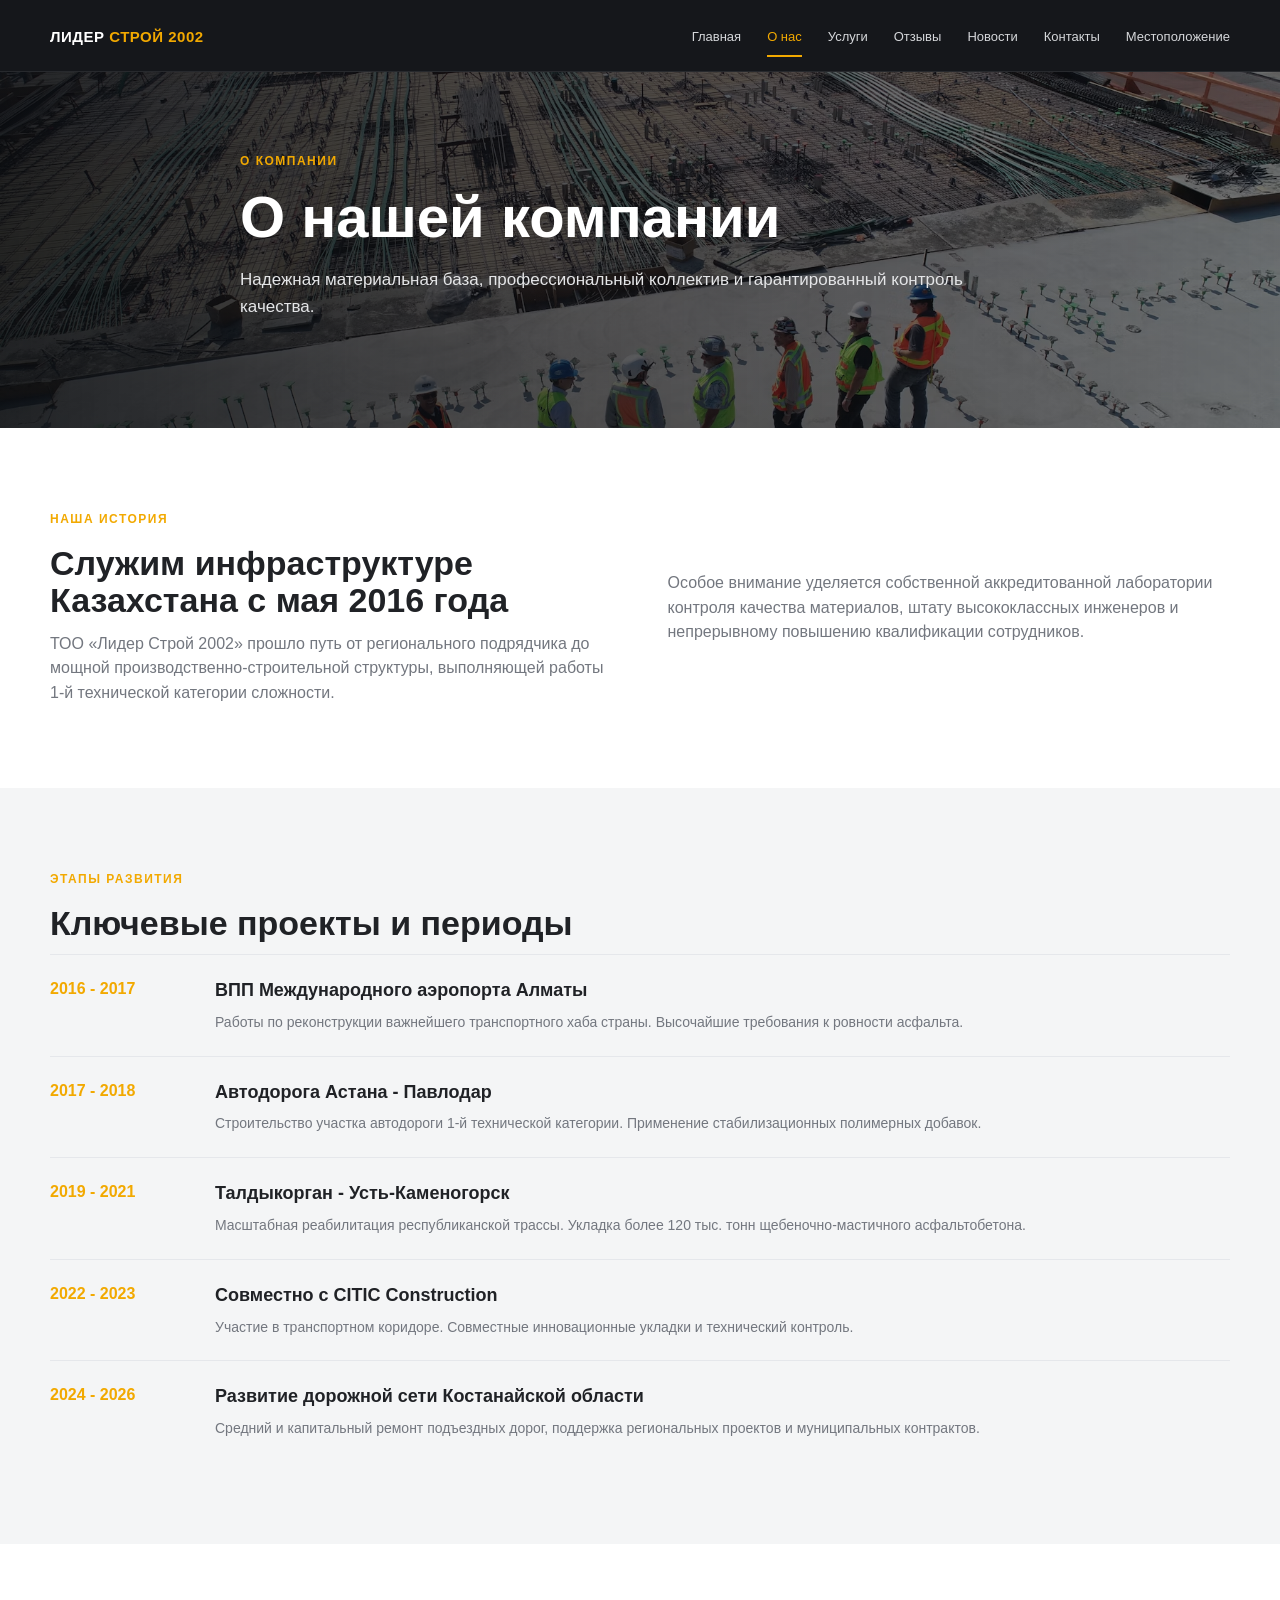
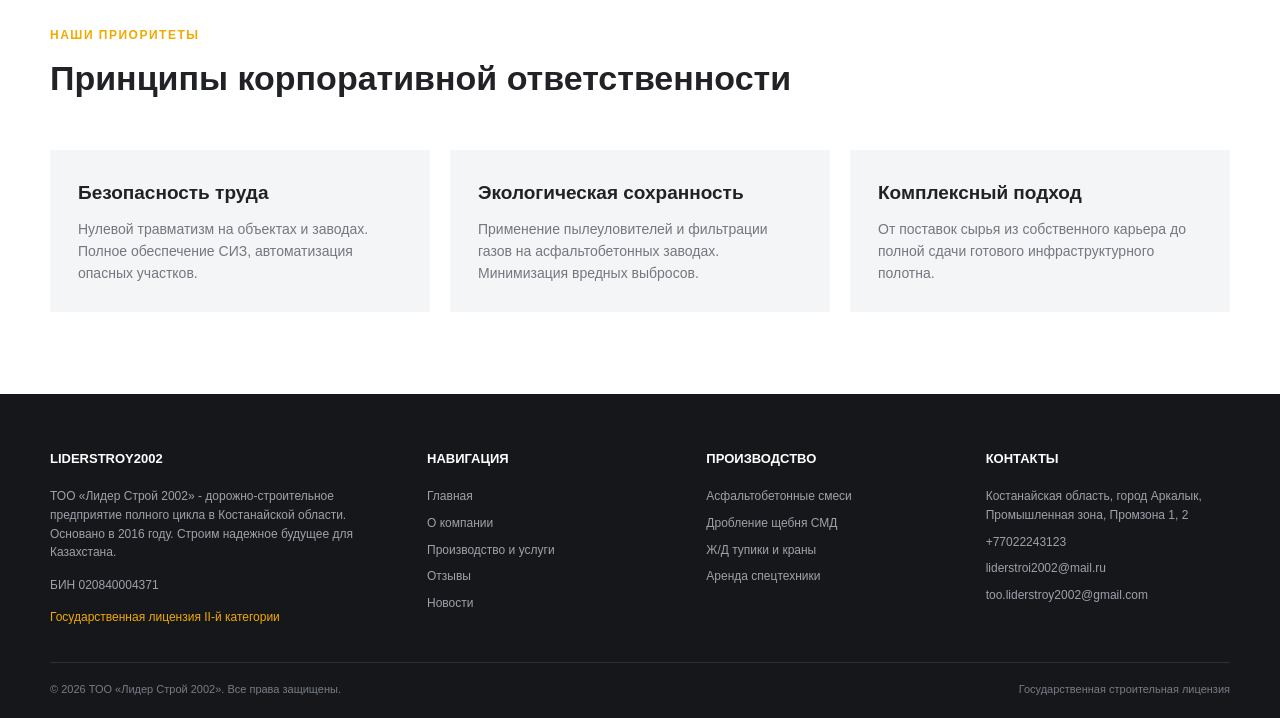
<file: about.html>
<!DOCTYPE html>
<html lang="ru">
<head>
  <meta charset="UTF-8">
  <meta name="viewport" content="width=device-width, initial-scale=1.0">
  <link rel="icon" href="./images/icon.png" type="image/x-icon">
  <title>О нашей компании - Лидер Строй 2002</title>
  <link rel="stylesheet" href="style.css">
</head>

<body class="">

<header class="topbar">

  <div class="container header-inner">

    <a class="logo" href="main.html">ЛИДЕР <span>СТРОЙ 2002</span></a>

    <button class="menu-toggle" aria-label="Открыть меню" aria-expanded="false">☰</button>

    <nav class="nav">

      <a href="main.html">Главная</a>

      <a href="about.html">О нас</a>

      <a href="services.html">Услуги</a>

      <a href="reviews.html">Отзывы</a>
      
      <a href="news.html">Новости</a>

      <a href="contacts.html">Контакты</a>

      <a href="location.html">Местоположение</a>

    </nav>

  </div>

</header>


<main>
<section class="hero small about"><div class="container hero-content reveal"><div class="eyebrow">О компании</div><h1>О нашей компании</h1><p>Надежная материальная база, профессиональный коллектив и гарантированный контроль качества.</p></div></section>
<section class="section">
<div class="container two-col reveal">
<div><div class="eyebrow">Наша история</div><h2 class="section-title">Служим инфраструктуре Казахстана с мая 2016 года</h2><p class="section-subtitle">ТОО «Лидер Строй 2002» прошло путь от регионального подрядчика до мощной производственно-строительной структуры, выполняющей работы 1-й технической категории сложности.</p></div>
<div><p class="section-subtitle">Особое внимание уделяется собственной аккредитованной лаборатории контроля качества материалов, штату высококлассных инженеров и непрерывному повышению квалификации сотрудников.</p></div>
</div>
</section>
<section class="section light">
<div class="container"><div class="eyebrow">Этапы развития</div><h2 class="section-title">Ключевые проекты и периоды</h2>
<div class="timeline">
<div class="timeline-item reveal"><div class="timeline-year">2016 - 2017</div><div><h3>ВПП Международного аэропорта Алматы</h3><p>Работы по реконструкции важнейшего транспортного хаба страны. Высочайшие требования к ровности асфальта.</p></div></div>
<div class="timeline-item reveal"><div class="timeline-year">2017 - 2018</div><div><h3>Автодорога Астана - Павлодар</h3><p>Строительство участка автодороги 1-й технической категории. Применение стабилизационных полимерных добавок.</p></div></div>
<div class="timeline-item reveal"><div class="timeline-year">2019 - 2021</div><div><h3>Талдыкорган - Усть-Каменогорск</h3><p>Масштабная реабилитация республиканской трассы. Укладка более 120 тыс. тонн щебеночно-мастичного асфальтобетона.</p></div></div>
<div class="timeline-item reveal"><div class="timeline-year">2022 - 2023</div><div><h3>Совместно с CITIC Construction</h3><p>Участие в транспортном коридоре. Совместные инновационные укладки и технический контроль.</p></div></div>
<div class="timeline-item reveal"><div class="timeline-year">2024 - 2026</div><div><h3>Развитие дорожной сети Костанайской области</h3><p>Средний и капитальный ремонт подъездных дорог, поддержка региональных проектов и муниципальных контрактов.</p></div></div>
</div></div>
</section>
<section class="section">
<div class="container"><div class="section-head"><div><div class="eyebrow">Наши приоритеты</div><h2 class="section-title">Принципы корпоративной ответственности</h2></div></div>
<div class="priority">
<article class="card reveal"><h3>Безопасность труда</h3><p>Нулевой травматизм на объектах и заводах. Полное обеспечение СИЗ, автоматизация опасных участков.</p></article>
<article class="card reveal"><h3>Экологическая сохранность</h3><p>Применение пылеуловителей и фильтрации газов на асфальтобетонных заводах. Минимизация вредных выбросов.</p></article>
<article class="card reveal"><h3>Комплексный подход</h3><p>От поставок сырья из собственного карьера до полной сдачи готового инфраструктурного полотна.</p></article>
</div></div>
</section>
</main>


<footer class="footer">
 
  <div class="container">
   
    <div class="footer-grid">
    
      <div>
    
        <h3>LIDERSTROY2002</h3>
    
        <p>ТОО «Лидер Строй 2002» - дорожно-строительное предприятие полного цикла в Костанайской области. Основано в 2016 году. Строим надежное будущее для Казахстана.</p>
        
        <p style="margin-top: 14px;">БИН 020840004371</p>
        
        <p style="margin-top:14px;color:#f2a900">Государственная лицензия II-й категории</p>
     
      </div>
    
      <div>
     
        <h3>Навигация</h3>
     
        <a href="main.html">Главная</a><a href="about.html">О компании</a><a href="services.html">Производство и услуги</a><a href="reviews.html">Отзывы</a><a href="news.html">Новости</a>
    
      </div>
     
      <div>
      
        <h3>Производство</h3>
     
        <a href="services.html">Асфальтобетонные смеси</a><a href="services.html">Дробление щебня СМД</a><a href="services.html">Ж/Д тупики и краны</a><a href="services.html">Аренда спецтехники</a>
     
      </div>
     
      <div>
       
        <h3>Контакты</h3>
       
        <a href="https://yandex.kz/maps/-/CTglI2IY" target="_blank">Костанайская область, город Аркалык, Промышленная зона, Промзона 1, 2</a>
        
        <a href="tel:+77022243123">+77022243123</a>

        <a href="mailto:liderstroi2002@mail.ru">liderstroi2002@mail.ru</a>
      
        <a href="mailto:too.liderstroy2002@gmail.com">too.liderstroy2002@gmail.com</a>
     
      </div>
    
    </div>
    
    <div class="footer-bottom">
      
      <span>© <span id="currentYear"></span> ТОО «Лидер Строй 2002». Все права защищены.</span>
      
      <span>Государственная строительная лицензия</span>

    </div>

  </div>

</footer>

<script src="script.js"></script>

</body>

</html>
</file>
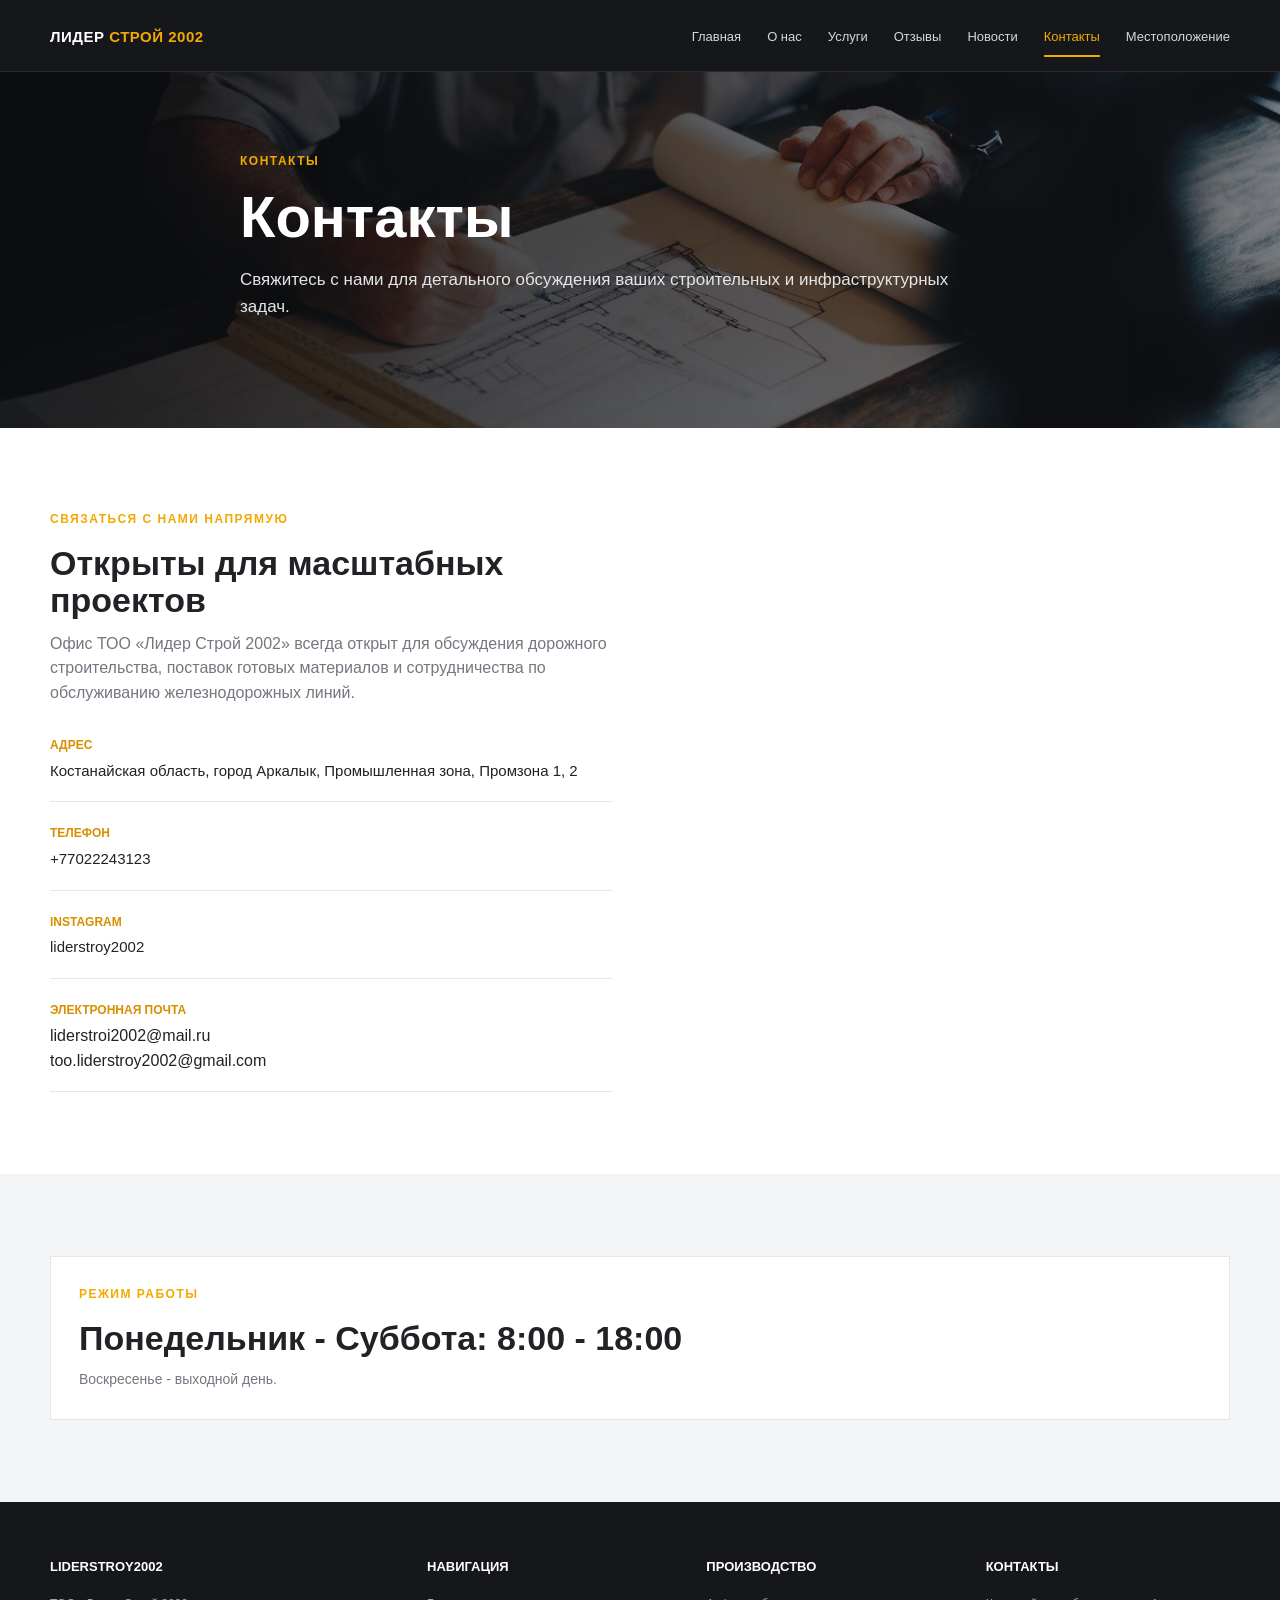
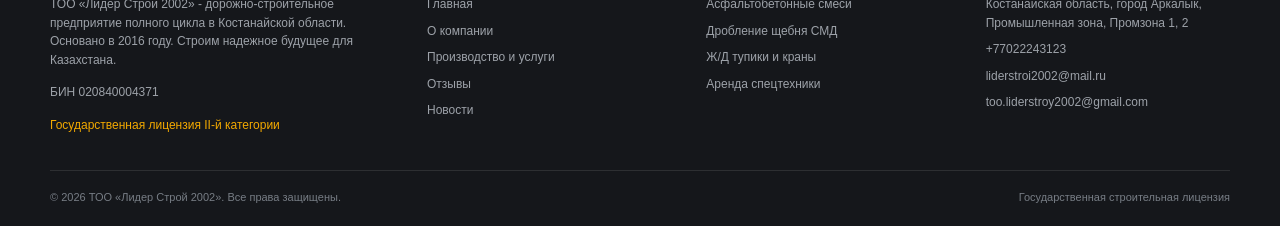
<file: contacts.html>
<!DOCTYPE html>
<html lang="ru">
<head>
  <meta charset="UTF-8">
  <meta name="viewport" content="width=device-width, initial-scale=1.0">
  <link rel="icon" href="./images/icon.png" type="image/x-icon">
  <title>Контакты - Лидер Строй 2002</title>
  <link rel="stylesheet" href="style.css">
</head>

<body class="">

<header class="topbar">

  <div class="container header-inner">

    <a class="logo" href="main.html">ЛИДЕР <span>СТРОЙ 2002</span></a>

    <button class="menu-toggle" aria-label="Открыть меню" aria-expanded="false">☰</button>

    <nav class="nav">

      <a href="main.html">Главная</a>

      <a href="about.html">О нас</a>

      <a href="services.html">Услуги</a>

      <a href="reviews.html">Отзывы</a>
      
      <a href="news.html">Новости</a>

      <a href="contacts.html">Контакты</a>

      <a href="location.html">Местоположение</a>

    </nav>

  </div>

</header>


<main>
<section class="hero small contacts">
  <div class="container hero-content reveal">
    <div class="eyebrow">Контакты</div>
    <h1>Контакты</h1>
    <p>Свяжитесь с нами для детального обсуждения ваших строительных и инфраструктурных задач.</p>
  </div>
</section>
<section class="section">
<div class="container two-col">
    <div class="reveal">
      <div class="eyebrow">Связаться с нами напрямую</div>
      <h2 class="section-title">Открыты для масштабных проектов</h2>
      <p class="section-subtitle" style="margin-bottom:30px">Офис ТОО «Лидер Строй 2002» всегда открыт для обсуждения дорожного строительства, поставок готовых материалов и сотрудничества по обслуживанию железнодорожных линий.</p>
    <div class="contact-list">

      <div class="contact-item">
        <strong>Адрес</strong><span>Костанайская область, город Аркалык, Промышленная зона, Промзона 1, 2</span>
      </div>

      <div class="contact-item">
        <strong>Телефон</strong><span>+77022243123</span>
      </div>

      <div class="contact-item">
        <a href="https://www.instagram.com/liderstroy2002/" target="_blank"><strong>Instagram</strong><span>liderstroy2002</a></span>
      </div>

      <div class="contact-item">
        <strong>Электронная почта</strong>
        <p>liderstroi2002@mail.ru</p>
        <p>too.liderstroy2002@gmail.com</p>
      </div>
      
    </div>
  </div>
  <!-- <div class="card reveal" id="application">
    <div class="eyebrow">Оставить заявку на расчет</div>
    <h2 class="section-title">Обсудим ваш проект</h2>
    <p class="section-subtitle" style="margin-bottom:25px">Заполните форму обратной связи, и наши технические специалисты свяжутся с вами.</p>
    <form id="applicationForm">
      <div class="form-grid">
        <div class="form-group"><label>Ваше имя *</label><input name="name" required placeholder="Например: Александр"></div>
        <div class="form-group"><label>Контактный телефон *</label><input name="phone" required placeholder="+77022243123"></div>
        <div class="form-group full"><label>Адрес электронной почты</label><input type="email" name="email" placeholder="name@example.com"></div>
        <div class="form-group full"><label>Сообщение / Краткое описание проекта</label><textarea name="message" placeholder="Опишите характер работ, необходимый объем асфальта или вопросы по ж/д путям..."></textarea></div>
        <div class="form-group full"><button class="btn" type="submit">Отправить заявку в ТОО</button></div>
      </div>
    </form>
  </div> -->
</div>
</section>
<section class="section light">
  <div class="container">
    <div class="card reveal">
      <div class="eyebrow">Режим работы</div>
      <h2 class="section-title">Понедельник - Суббота: 8:00 - 18:00</h2>
      <p class="section-subtitle">Воскресенье - выходной день.</p>
    </div>
  </div>
  </section>

</main>



<footer class="footer">
 
  <div class="container">
   
    <div class="footer-grid">
    
      <div>
    
        <h3>LIDERSTROY2002</h3>
    
        <p>ТОО «Лидер Строй 2002» - дорожно-строительное предприятие полного цикла в Костанайской области. Основано в 2016 году. Строим надежное будущее для Казахстана.</p>
    
        <p style="margin-top: 14px;">БИН 020840004371</p>

        <p style="margin-top:14px;color:#f2a900">Государственная лицензия II-й категории</p>
     
      </div>
    
      <div>
     
        <h3>Навигация</h3>
     
        <a href="main.html">Главная</a><a href="about.html">О компании</a><a href="services.html">Производство и услуги</a><a href="reviews.html">Отзывы</a><a href="news.html">Новости</a>
    
      </div>
     
      <div>
      
        <h3>Производство</h3>
     
        <a href="services.html">Асфальтобетонные смеси</a><a href="services.html">Дробление щебня СМД</a><a href="services.html">Ж/Д тупики и краны</a><a href="services.html">Аренда спецтехники</a>
     
      </div>
     
      <div>
       
        <h3>Контакты</h3>
       
        <a href="https://yandex.kz/maps/-/CTglI2IY" target="_blank">Костанайская область, город Аркалык, Промышленная зона, Промзона 1, 2</a>
        
        <a href="tel:+77022243123">+77022243123</a>

        <a href="mailto:liderstroi2002@mail.ru">liderstroi2002@mail.ru</a>

        <a href="mailto:too.liderstroy2002@gmail.com">too.liderstroy2002@gmail.com</a>
     
      </div>
    
    </div>
    
    <div class="footer-bottom">
      
      <span>© <span id="currentYear"></span> ТОО «Лидер Строй 2002». Все права защищены.</span>
      
      <span>Государственная строительная лицензия</span>

    </div>

  </div>

</footer>

<script src="script.js"></script>

</body>

</html>
</file>
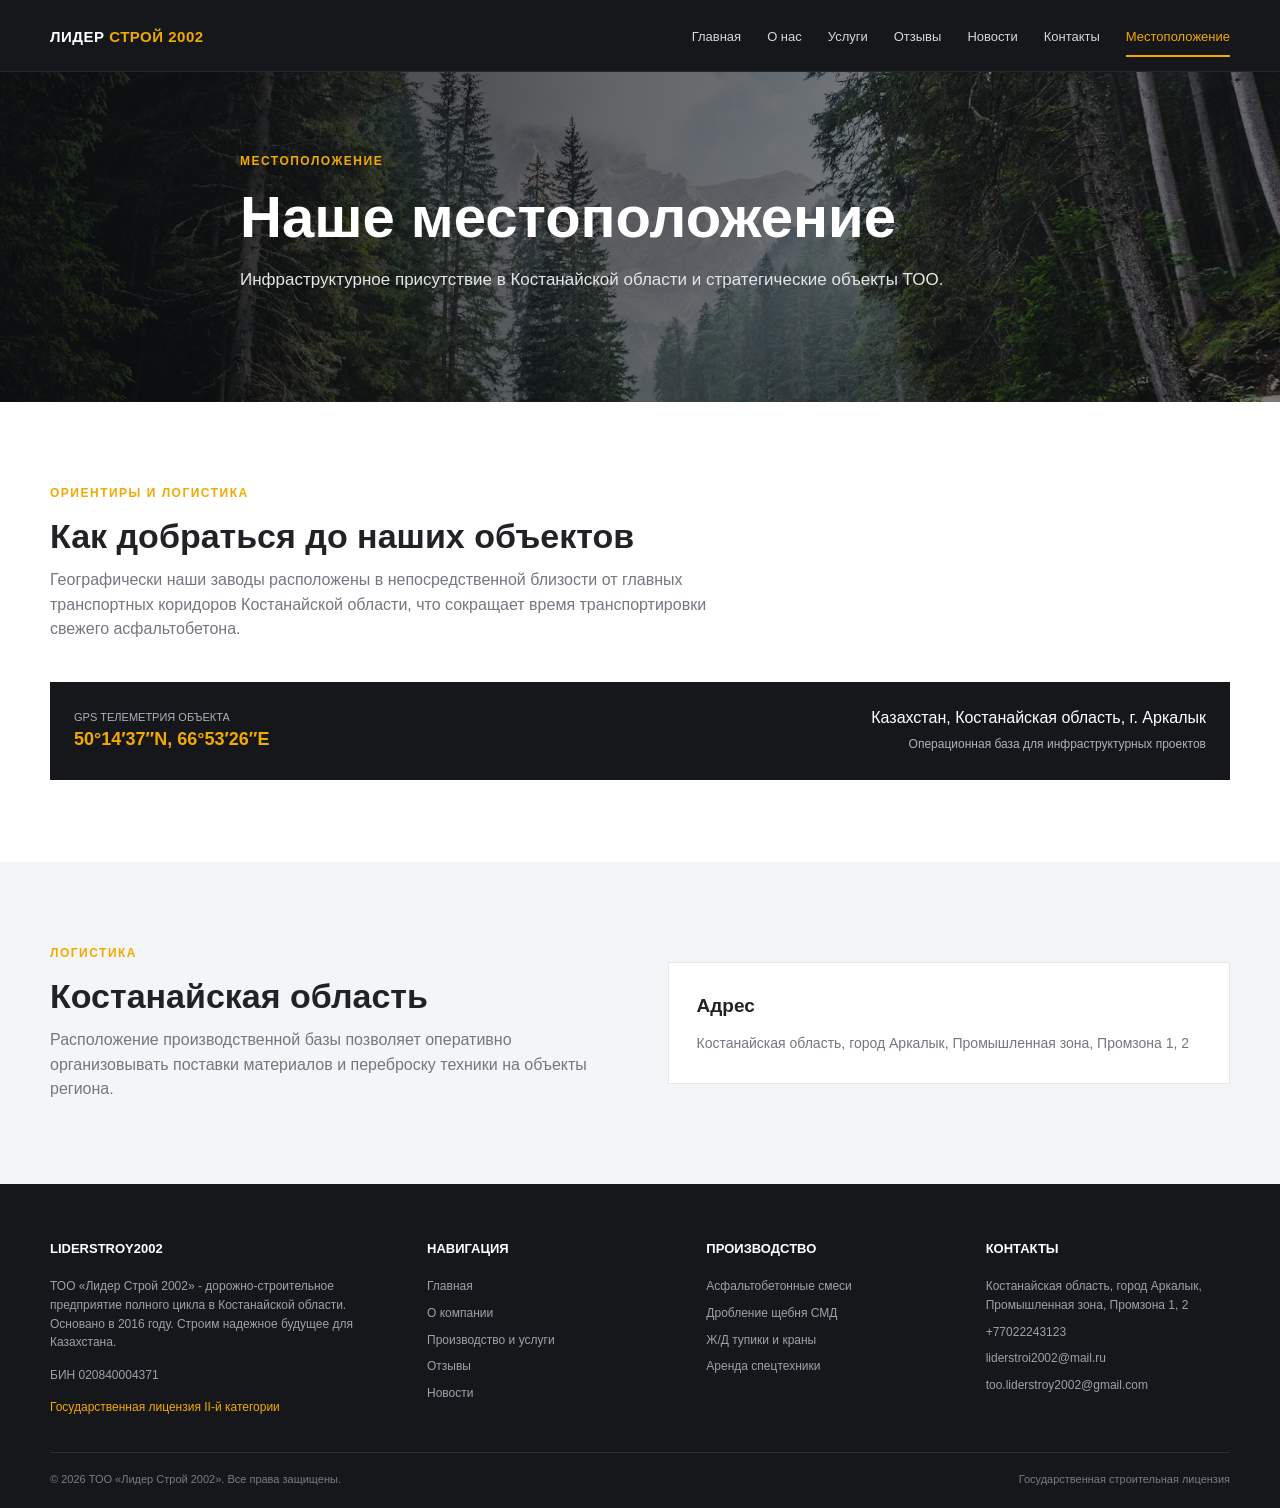
<file: location.html>
<!DOCTYPE html>
<html lang="ru">
<head>
  <meta charset="UTF-8">
  <meta name="viewport" content="width=device-width, initial-scale=1.0">
  <link rel="icon" href="./images/icon.png" type="image/x-icon">
  <title>Наше местоположение - Лидер Строй 2002</title>
  <link rel="stylesheet" href="style.css">
</head>

<body class="">

<header class="topbar">

  <div class="container header-inner">

    <a class="logo" href="main.html">ЛИДЕР <span>СТРОЙ 2002</span></a>

    <button class="menu-toggle" aria-label="Открыть меню" aria-expanded="false">☰</button>

    <nav class="nav">

      <a href="main.html">Главная</a>

      <a href="about.html">О нас</a>

      <a href="services.html">Услуги</a>

      <a href="reviews.html">Отзывы</a>
      
      <a href="news.html">Новости</a>

      <a href="contacts.html">Контакты</a>

      <a href="location.html">Местоположение</a>

    </nav>

  </div>

</header>


<main>

<section class="hero small location">

  <div class="container hero-content reveal">
    
    <div class="eyebrow">Местоположение</div>
    
    <h1>Наше местоположение</h1>
    
    <p>Инфраструктурное присутствие в Костанайской области и стратегические объекты ТОО.</p>
  
  </div>

</section>

<section class="section">

<div class="container">
  
  <div class="section-head reveal">
    
    <div>
      
      <div class="eyebrow">Ориентиры и логистика</div>
      
      <h2 class="section-title">Как добраться до наших объектов</h2>
      
      <p class="section-subtitle">Географически наши заводы расположены в непосредственной близости от главных транспортных коридоров Костанайской области, что сокращает время транспортировки свежего асфальтобетона.</p>
    
    </div>

  </div>

  <div class="map">
    
    <script type="text/javascript" charset="utf-8" async src="https://api-maps.yandex.ru/services/constructor/1.0/js/?um=constructor%3A77aaddaa5ce28cc92d805cb1411c933482f88c75faf76b3ecf07b69c1e93af29&amp;width=100%25&amp;height=633&amp;lang=ru_RU&amp;scroll=true"></script>
  
  </div>

<div class="coords reveal">
  
  <div><span style="display:block;font-size:11px;text-transform:uppercase;color:#aeb2b8">GPS телеметрия объекта</span>
    
    <strong>50°14′37″N, 66°53′26″E</strong>
  
  </div>
  
  <div style="text-align:right">Казахстан, Костанайская область, г. Аркалык<br><span style="color:#aeb2b8;font-size:12px">Операционная база для инфраструктурных проектов</span>
  
  </div>

</div>

</div>

</section>

<section class="section light">
  
  <div class="container two-col reveal"><div>
    
    <div class="eyebrow">Логистика</div>
    
    <h2 class="section-title">Костанайская область</h2>
    
    <p class="section-subtitle">Расположение производственной базы позволяет оперативно организовывать поставки материалов и переброску техники на объекты региона.</p>
  
  </div>
  


    <a class="card" href="https://yandex.kz/maps/-/CTglI2IY" target="_blank">
    
    <h3>Адрес</h3>
    
    <p>Костанайская область, город Аркалык, Промышленная зона, Промзона 1, 2</p>
  
    </a>


</div>

</section>

</main>


<footer class="footer">
 
  <div class="container">
   
    <div class="footer-grid">
    
      <div>
    
        <h3>LIDERSTROY2002</h3>
    
        <p>ТОО «Лидер Строй 2002» - дорожно-строительное предприятие полного цикла в Костанайской области. Основано в 2016 году. Строим надежное будущее для Казахстана.</p>
    
        <p style="margin-top: 14px;">БИН 020840004371</p>
        
        <p style="margin-top:14px;color:#f2a900">Государственная лицензия II-й категории</p>
     
      </div>
    
      <div>
     
        <h3>Навигация</h3>
     
        <a href="main.html">Главная</a><a href="about.html">О компании</a><a href="services.html">Производство и услуги</a><a href="reviews.html">Отзывы</a><a href="news.html">Новости</a>
    
      </div>
     
      <div>
      
        <h3>Производство</h3>
     
        <a href="services.html">Асфальтобетонные смеси</a><a href="services.html">Дробление щебня СМД</a><a href="services.html">Ж/Д тупики и краны</a><a href="services.html">Аренда спецтехники</a>
     
      </div>
     
      <div>
       
        <h3>Контакты</h3>
       
        <a href="https://yandex.kz/maps/-/CTglI2IY" target="_blank">Костанайская область, город Аркалык, Промышленная зона, Промзона 1, 2</a>
        
        <a href="tel:+77022243123">+77022243123</a>

        <a href="mailto:liderstroi2002@mail.ru">liderstroi2002@mail.ru</a>
      
        <a href="mailto:too.liderstroy2002@gmail.com">too.liderstroy2002@gmail.com</a>
     
      </div>
    
    </div>
    
    <div class="footer-bottom">
      
      <span>© <span id="currentYear"></span> ТОО «Лидер Строй 2002». Все права защищены.</span>
      
      <span>Государственная строительная лицензия</span>

    </div>

  </div>

</footer>

<script src="script.js"></script>

</body>

</html>
</file>
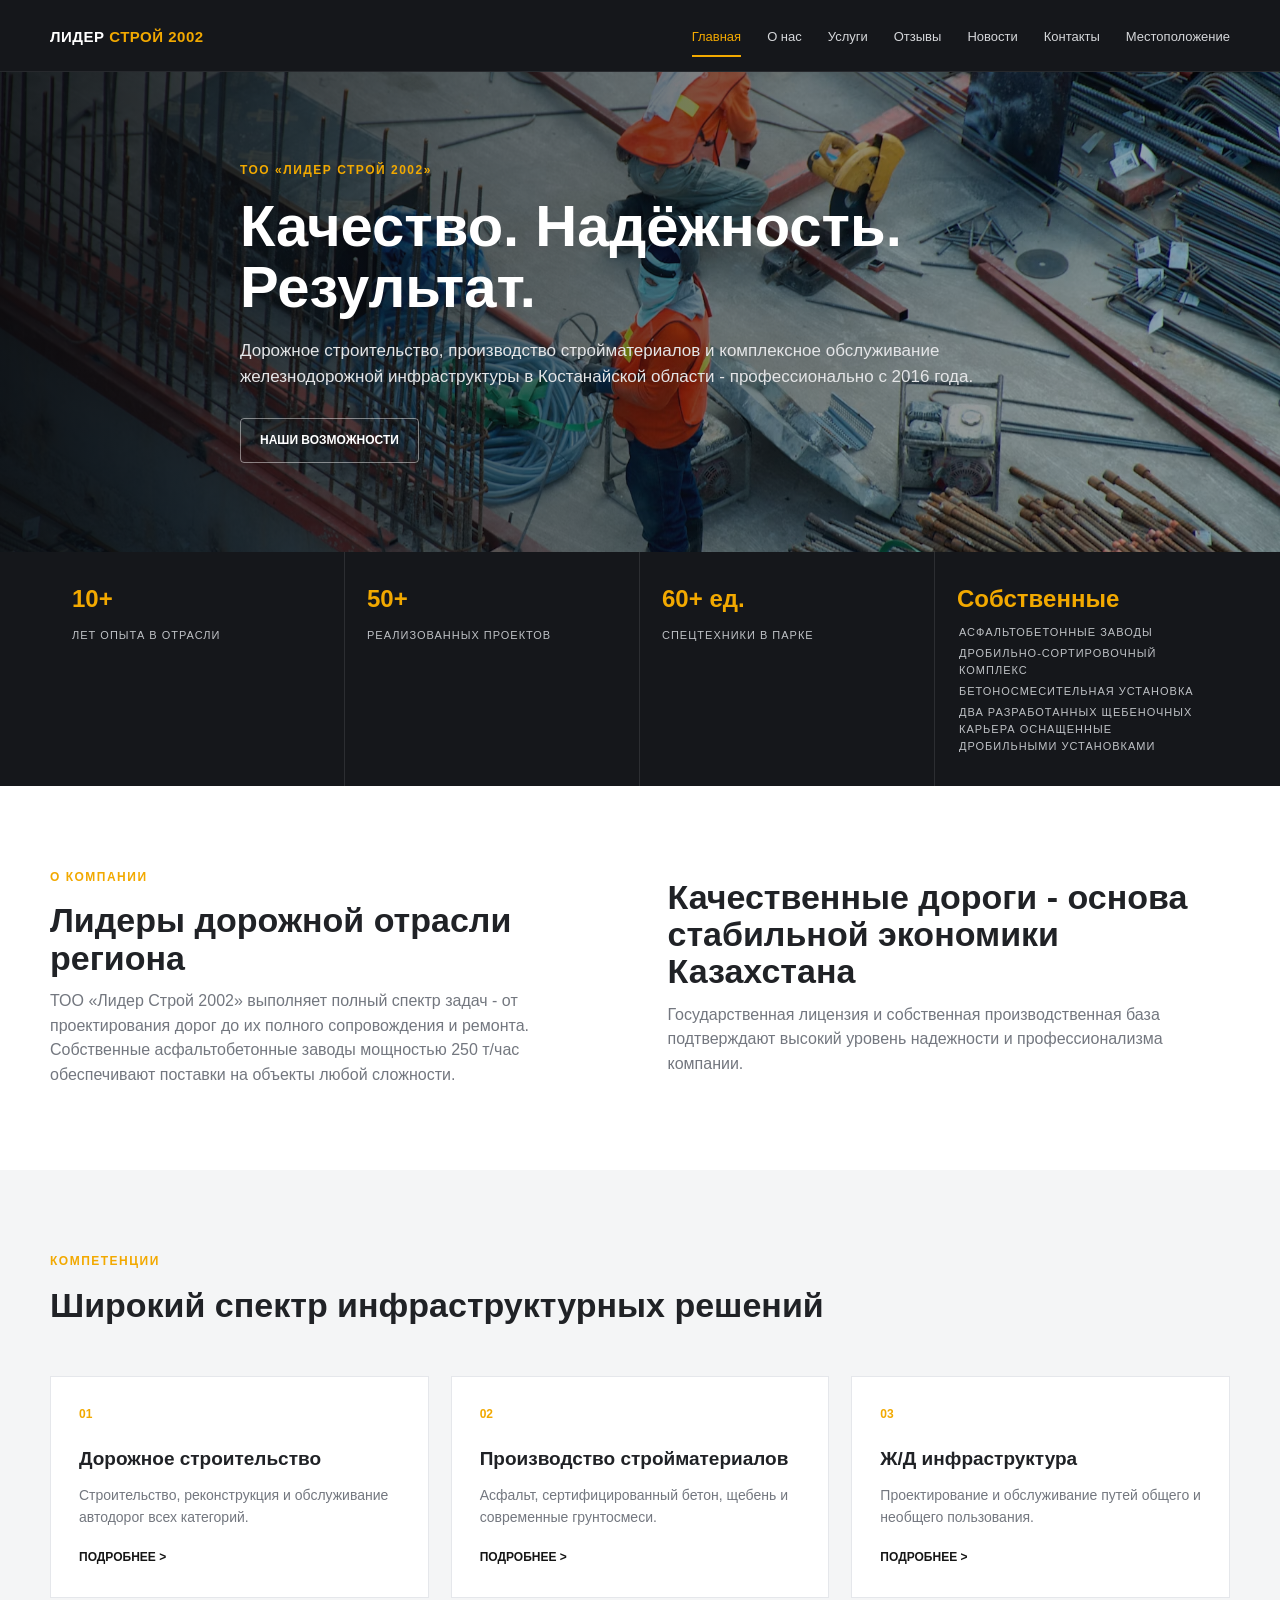
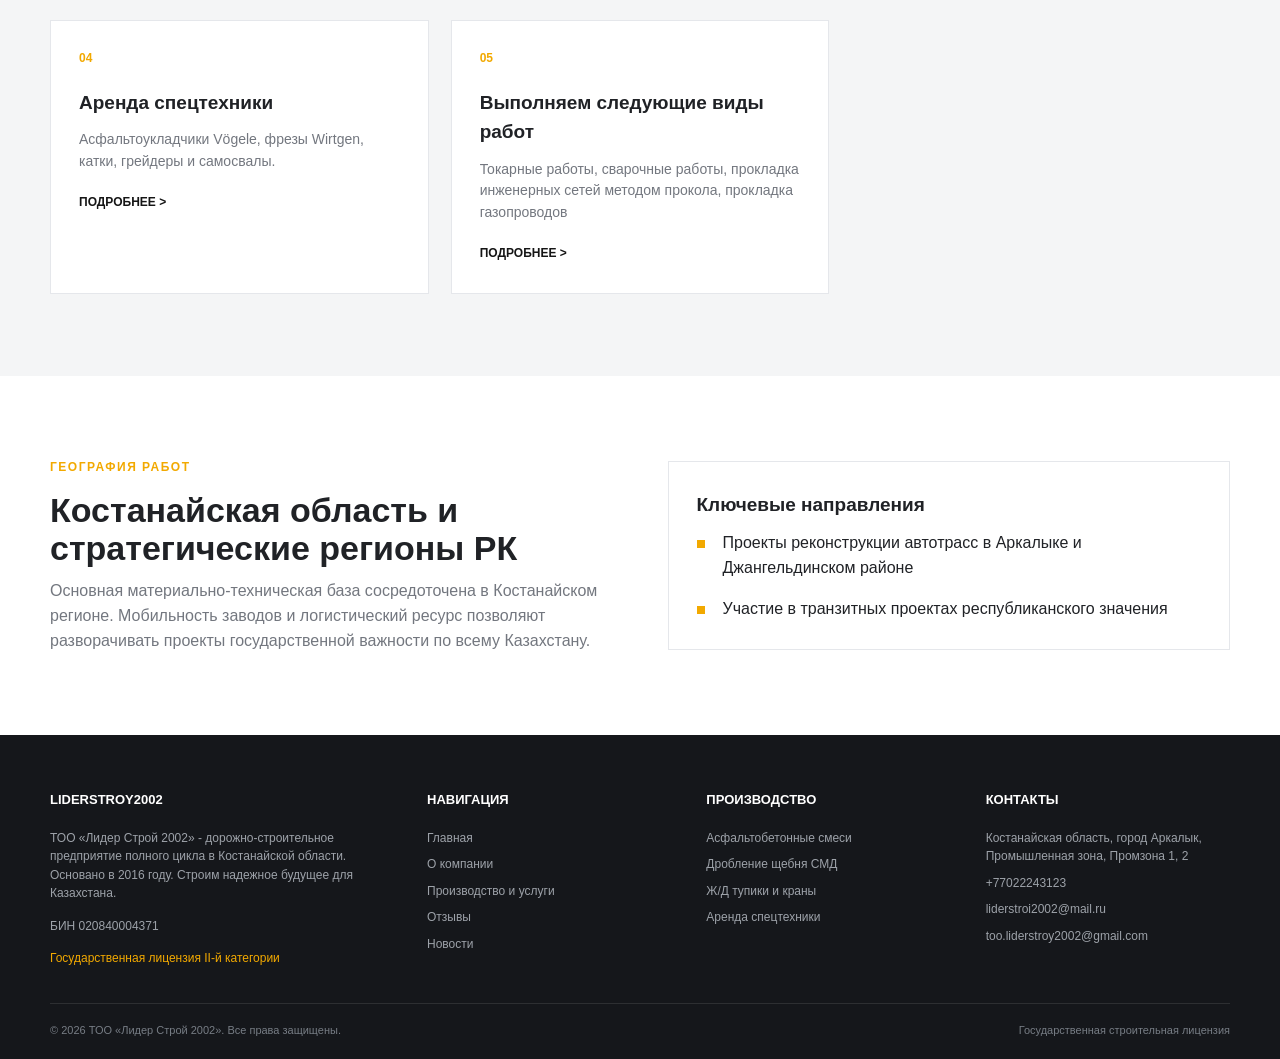
<file: main.html>
<!DOCTYPE html>
<html lang="ru">
<head>
  <meta charset="UTF-8">
  <meta name="viewport" content="width=device-width, initial-scale=1.0">
  <link rel="icon" href="./images/icon.png" type="image/x-icon">
  <title>Главная - Лидер Строй 2002</title>
  <link rel="stylesheet" href="style.css">
</head>

<body class="">

<header class="topbar">

  <div class="container header-inner">

    <a class="logo" href="main.html">ЛИДЕР <span>СТРОЙ 2002</span></a>

    <button class="menu-toggle" aria-label="Открыть меню" aria-expanded="false">☰</button>

    <nav class="nav">

      <a href="main.html">Главная</a>

      <a href="about.html">О нас</a>

      <a href="services.html">Услуги</a>

      <a href="reviews.html">Отзывы</a>
      
      <a href="news.html">Новости</a>

      <a href="contacts.html">Контакты</a>

      <a href="location.html">Местоположение</a>

    </nav>

  </div>

</header>


<main>

<section class="hero">
  
  <div class="container hero-content reveal">
    
    <div class="eyebrow">ТОО «Лидер Строй 2002»</div>
    
    <h1>Качество. Надёжность. Результат.</h1>
    
    <p>Дорожное строительство, производство стройматериалов и комплексное обслуживание железнодорожной инфраструктуры в Костанайской области - профессионально с 2016 года.</p>
    
    <div class="hero-actions">

      <a class="btn secondary" href="services.html">Наши возможности</a>

    </div>

  </div>

</section>

<section class="stats">

  <div class="container stats-grid">

    <div class="stat"><strong>10+</strong><span>лет опыта в отрасли</span></div>

    <div class="stat"><strong>50+</strong><span>реализованных проектов</span></div>

    <div class="stat"><strong>60+ ед.</strong><span>спецтехники в парке</span></div>

    <div class="stat"><strong>Собственные</strong>

      <p>асфальтобетонные заводы</p>

      <p>дробильно-сортировочный комплекс</p>

      <p>бетоносмесительная установка</p>

      <p>Два разработанных щебеночных карьера оснащенные дробильными установками</p>
    
    </div>

  </div>

</section>

<section class="section">
  
  <div class="container two-col reveal">
    
    <div>
      
      <div class="eyebrow">О компании</div>
      
      <h2 class="section-title">Лидеры дорожной отрасли региона</h2>
      
      <p class="section-subtitle">ТОО «Лидер Строй 2002» выполняет полный спектр задач - от проектирования дорог до их полного сопровождения и ремонта. Собственные асфальтобетонные заводы мощностью 250 т/час обеспечивают поставки на объекты любой сложности.</p>
    
    </div>

    <div>
      
      <h2 class="section-title">Качественные дороги - основа стабильной экономики Казахстана</h2>
      
      <p class="section-subtitle">Государственная лицензия и собственная производственная база подтверждают высокий уровень надежности и профессионализма компании.</p>
    
    </div>

  </div>

</section>

<section class="section light">

  <div class="container">

    <div class="section-head reveal">

      <div>

        <div class="eyebrow">Компетенции</div>

        <h2 class="section-title">Широкий спектр инфраструктурных решений</h2>
      
      </div>

    </div>

    <div class="grid-3">

      <article class="card reveal">

        <div class="number">01</div>

        <h3>Дорожное строительство</h3>

        <p>Строительство, реконструкция и обслуживание автодорог всех категорий.</p>

        <a class="card-link" href="services.html">Подробнее ></a>

      </article>

      <article class="card reveal">

        <div class="number">02</div>

        <h3>Производство стройматериалов</h3>

        <p>Асфальт, сертифицированный бетон, щебень и современные грунтосмеси.</p>

        <a class="card-link" href="services.html">Подробнее ></a>

      </article>

      <article class="card reveal">

        <div class="number">03</div>

        <h3>Ж/Д инфраструктура</h3>

        <p>Проектирование и обслуживание путей общего и необщего пользования.</p>

        <a class="card-link" href="services.html">Подробнее ></a>

      </article>

      <article class="card reveal">
        
        <div class="number">04</div>
        
        <h3>Аренда спецтехники</h3>
        
        <p>Асфальтоукладчики Vögele, фрезы Wirtgen, катки, грейдеры и самосвалы.</p>
        
        <a class="card-link" href="services.html">Подробнее ></a>
      
      </article>

      <article class="card reveal">
        
        <div class="number">05</div>
        
        <h3>Выполняем следующие виды работ</h3>
        
        <p>Токарные работы, сварочные работы, прокладка инженерных сетей методом прокола, прокладка газопроводов</p>
        
        <a class="card-link" href="services.html">Подробнее ></a>
      
      </article>

    </div>

  </div>

</section>

<section class="section">

  <div class="container two-col reveal">

    <div>
      
      <div class="eyebrow">География работ</div>
      
      <h2 class="section-title">Костанайская область и стратегические регионы РК</h2>
      
      <p class="section-subtitle">Основная материально-техническая база сосредоточена в Костанайском регионе. Мобильность заводов и логистический ресурс позволяют разворачивать проекты государственной важности по всему Казахстану.</p>
    
    </div>

    <div class="card">

      <!-- <div class="number">01</div> -->

      <h3>Ключевые направления</h3>

      <ul class="text-list">
        
        <li>Проекты реконструкции автотрасс в Аркалыке и Джангельдинском районе</li>
        
        <li>Участие в транзитных проектах республиканского значения</li>
      
      </ul>
      
      </div>

  </div>

</section>

</main>


<footer class="footer">
 
  <div class="container">
   
    <div class="footer-grid">
    
      <div>
    
        <h3>LIDERSTROY2002</h3>
    
        <p>ТОО «Лидер Строй 2002» - дорожно-строительное предприятие полного цикла в Костанайской области. Основано в 2016 году. Строим надежное будущее для Казахстана.</p>
        
        <p style="margin-top: 14px;">БИН 020840004371</p>

        <p style="margin-top:14px;color:#f2a900">Государственная лицензия II-й категории</p>
     
      </div>
    
      <div>
     
        <h3>Навигация</h3>
     
        <a href="main.html">Главная</a><a href="about.html">О компании</a><a href="services.html">Производство и услуги</a><a href="reviews.html">Отзывы</a><a href="news.html">Новости</a>
    
      </div>
     
      <div>
      
        <h3>Производство</h3>
     
        <a href="services.html">Асфальтобетонные смеси</a><a href="services.html">Дробление щебня СМД</a><a href="services.html">Ж/Д тупики и краны</a><a href="services.html">Аренда спецтехники</a>
     
      </div>
     
      <div>
       
        <h3>Контакты</h3>
       
        <a href="https://yandex.kz/maps/-/CTglI2IY" target="_blank">Костанайская область, город Аркалык, Промышленная зона, Промзона 1, 2</a>
        
        <a href="tel:+77022243123">+77022243123</a>

        <a href="mailto:liderstroi2002@mail.ru">liderstroi2002@mail.ru</a>
      
        <a href="mailto:too.liderstroy2002@gmail.com">too.liderstroy2002@gmail.com</a>
     
      </div>
    
    </div>
    
    <div class="footer-bottom">
      
      <span>© <span id="currentYear"></span> ТОО «Лидер Строй 2002». Все права защищены.</span>
      
      <span>Государственная строительная лицензия</span>

    </div>

  </div>

</footer>

<script src="script.js"></script>

</body>

</html>
</file>
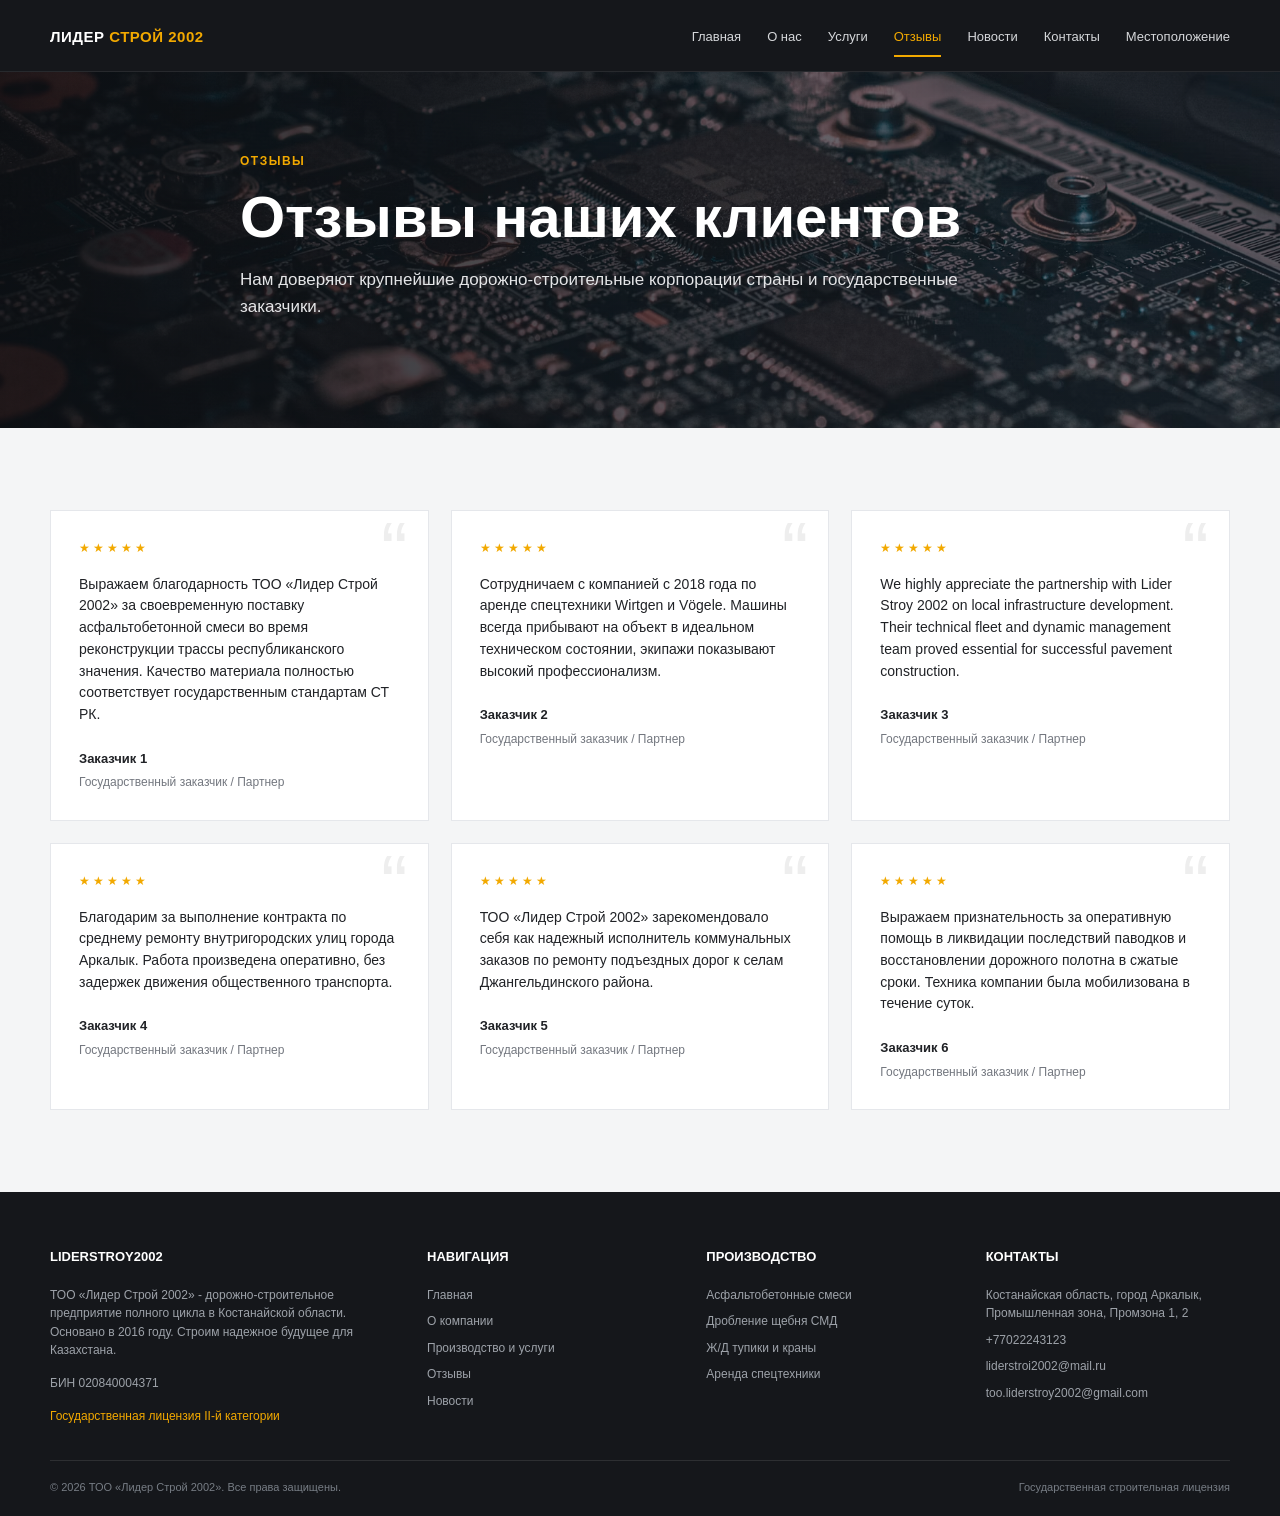
<file: reviews.html>
<!DOCTYPE html>
<html lang="ru">
<head>
  <meta charset="UTF-8">
  <meta name="viewport" content="width=device-width, initial-scale=1.0">
  <link rel="icon" href="./images/icon.png" type="image/x-icon">
  <title>Отзывы наших клиентов - Лидер Строй 2002</title>
  <link rel="stylesheet" href="style.css">
</head>

<body class="">

<header class="topbar">

  <div class="container header-inner">

    <a class="logo" href="main.html">ЛИДЕР <span>СТРОЙ 2002</span></a>

    <button class="menu-toggle" aria-label="Открыть меню" aria-expanded="false">☰</button>

    <nav class="nav">

      <a href="main.html">Главная</a>

      <a href="about.html">О нас</a>

      <a href="services.html">Услуги</a>

      <a href="reviews.html">Отзывы</a>
      
      <a href="news.html">Новости</a>

      <a href="contacts.html">Контакты</a>

      <a href="location.html">Местоположение</a>

    </nav>

  </div>

</header>


<main>
<section class="hero small reviews"><div class="container hero-content reveal"><div class="eyebrow">Отзывы</div><h1>Отзывы наших клиентов</h1><p>Нам доверяют крупнейшие дорожно-строительные корпорации страны и государственные заказчики.</p></div></section>
<section class="section light">
<div class="container">
<div class="grid-3">
<article class="quote reveal"><div class="stars">★★★★★</div><p>Выражаем благодарность ТОО «Лидер Строй 2002» за своевременную поставку асфальтобетонной смеси во время реконструкции трассы республиканского значения. Качество материала полностью соответствует государственным стандартам СТ РК.</p><strong>Заказчик 1</strong><span>Государственный заказчик / Партнер</span></article>
<article class="quote reveal"><div class="stars">★★★★★</div><p>Сотрудничаем с компанией с 2018 года по аренде спецтехники Wirtgen и Vögele. Машины всегда прибывают на объект в идеальном техническом состоянии, экипажи показывают высокий профессионализм.</p><strong>Заказчик 2</strong><span>Государственный заказчик / Партнер</span></article>
<article class="quote reveal"><div class="stars">★★★★★</div><p>We highly appreciate the partnership with Lider Stroy 2002 on local infrastructure development. Their technical fleet and dynamic management team proved essential for successful pavement construction.</p><strong>Заказчик 3</strong><span>Государственный заказчик / Партнер</span></article>
<article class="quote reveal"><div class="stars">★★★★★</div><p>Благодарим за выполнение контракта по среднему ремонту внутригородских улиц города Аркалык. Работа произведена оперативно, без задержек движения общественного транспорта.</p><strong>Заказчик 4</strong><span>Государственный заказчик / Партнер</span></article>
<article class="quote reveal"><div class="stars">★★★★★</div><p>ТОО «Лидер Строй 2002» зарекомендовало себя как надежный исполнитель коммунальных заказов по ремонту подъездных дорог к селам Джангельдинского района.</p><strong>Заказчик 5</strong><span>Государственный заказчик / Партнер</span></article>
<article class="quote reveal"><div class="stars">★★★★★</div><p>Выражаем признательность за оперативную помощь в ликвидации последствий паводков и восстановлении дорожного полотна в сжатые сроки. Техника компании была мобилизована в течение суток.</p><strong>Заказчик 6</strong><span>Государственный заказчик / Партнер</span></article>
</div>
</div>
</section>
</main>


<footer class="footer">
 
  <div class="container">
   
    <div class="footer-grid">
    
      <div>
    
        <h3>LIDERSTROY2002</h3>
    
        <p>ТОО «Лидер Строй 2002» - дорожно-строительное предприятие полного цикла в Костанайской области. Основано в 2016 году. Строим надежное будущее для Казахстана.</p>
    
        <p style="margin-top: 14px;">БИН 020840004371</p>
        
        <p style="margin-top:14px;color:#f2a900">Государственная лицензия II-й категории</p>
     
      </div>
    
      <div>
     
        <h3>Навигация</h3>
     
        <a href="main.html">Главная</a><a href="about.html">О компании</a><a href="services.html">Производство и услуги</a><a href="reviews.html">Отзывы</a><a href="news.html">Новости</a>
    
      </div>
     
      <div>
      
        <h3>Производство</h3>
     
        <a href="services.html">Асфальтобетонные смеси</a><a href="services.html">Дробление щебня СМД</a><a href="services.html">Ж/Д тупики и краны</a><a href="services.html">Аренда спецтехники</a>
     
      </div>
     
      <div>
       
        <h3>Контакты</h3>
       
        <a href="https://yandex.kz/maps/-/CTglI2IY" target="_blank">Костанайская область, город Аркалык, Промышленная зона, Промзона 1, 2</a>
        
        <a href="tel:+77022243123">+77022243123</a>

        <a href="mailto:liderstroi2002@mail.ru">liderstroi2002@mail.ru</a>
      
        <a href="mailto:too.liderstroy2002@gmail.com">too.liderstroy2002@gmail.com</a>
     
      </div>
    
    </div>
    
    <div class="footer-bottom">
      
      <span>© <span id="currentYear"></span> ТОО «Лидер Строй 2002». Все права защищены.</span>
      
      <span>Государственная строительная лицензия</span>

    </div>

  </div>

</footer>

<script src="script.js"></script>

</body>

</html>
</file>
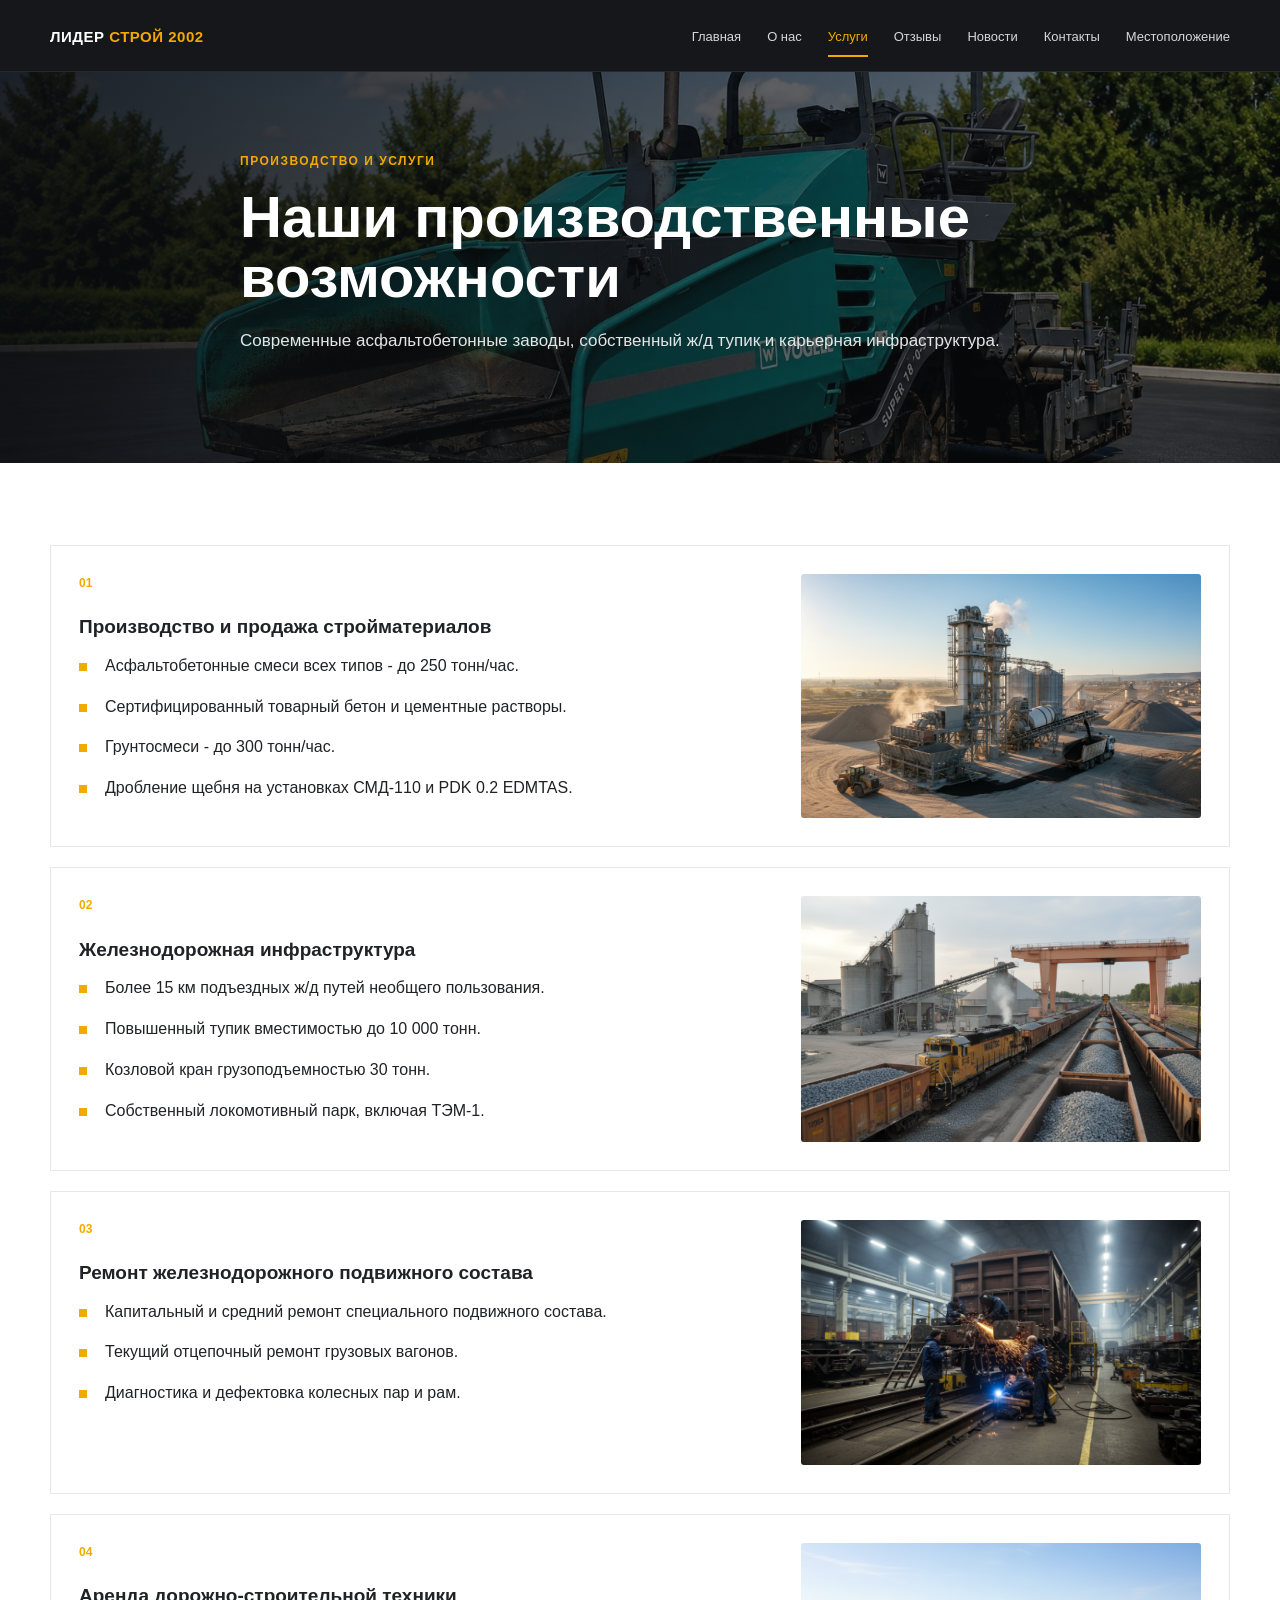
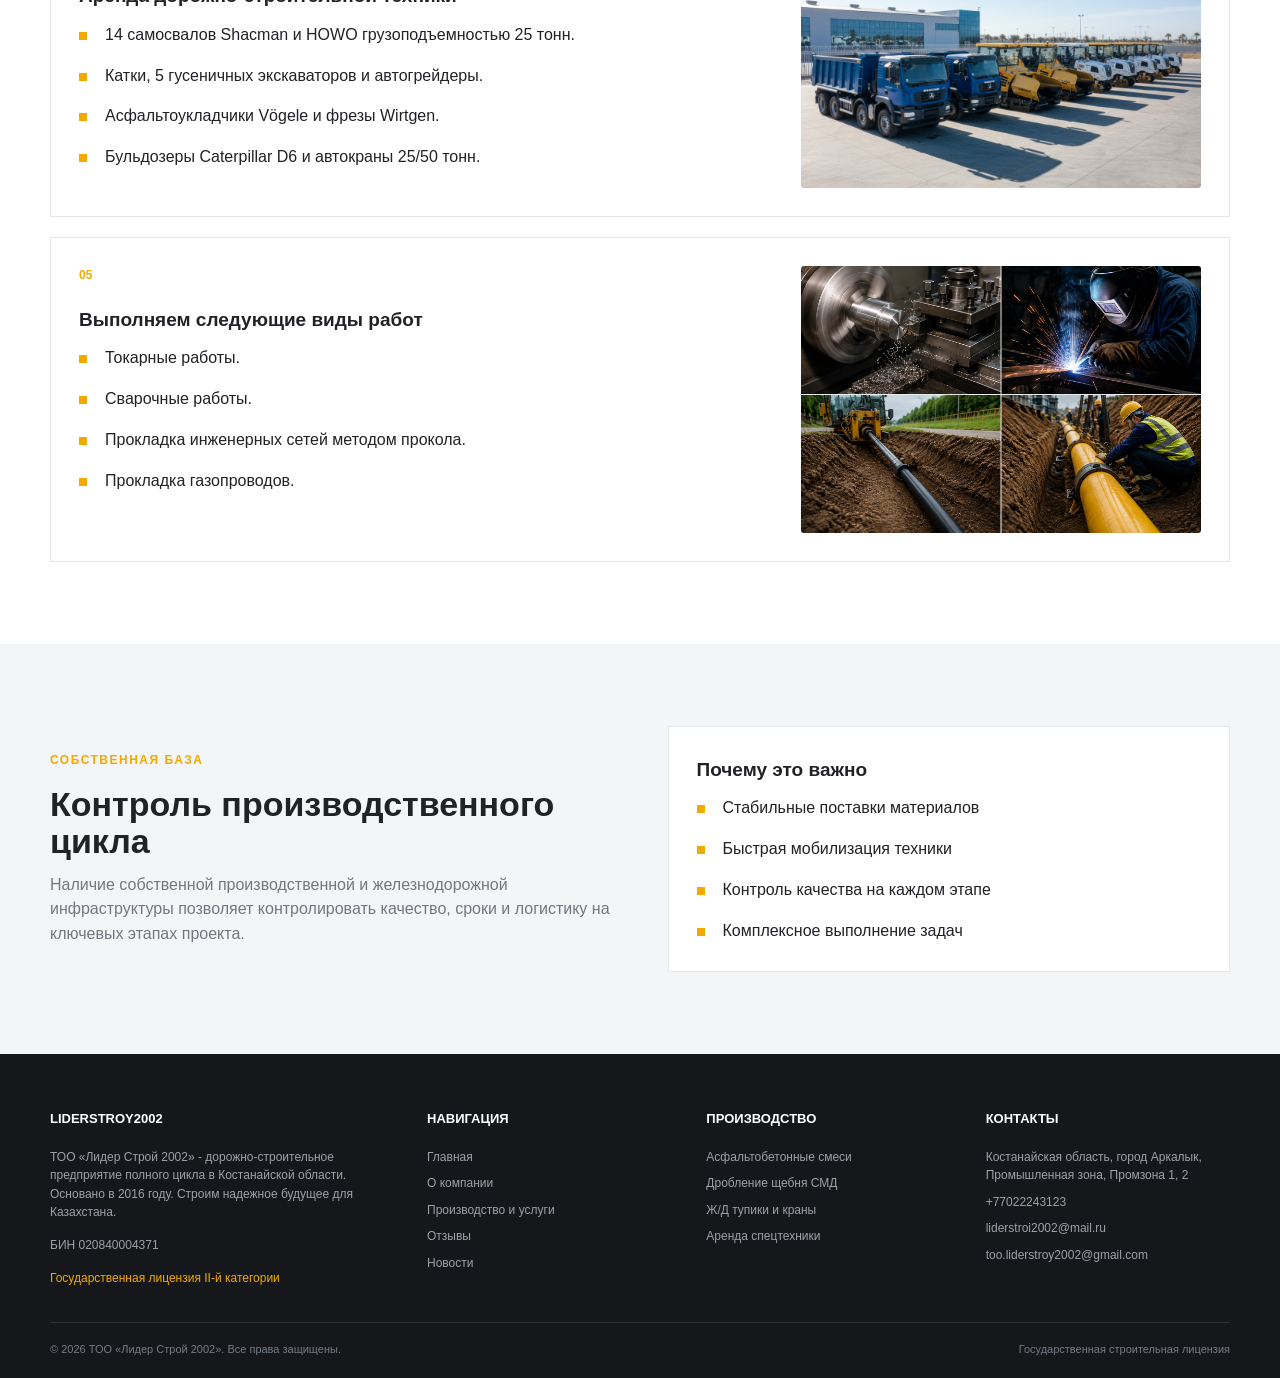
<file: services.html>
<!DOCTYPE html>
<html lang="ru">
<head>
  <meta charset="UTF-8">
  <meta name="viewport" content="width=device-width, initial-scale=1.0">
  <link rel="icon" href="./images/icon.png" type="image/x-icon">
  <title>Производство и услуги - Лидер Строй 2002</title>
  <link rel="stylesheet" href="style.css">
</head>

<body class="">

<header class="topbar">

  <div class="container header-inner">

    <a class="logo" href="main.html">ЛИДЕР <span>СТРОЙ 2002</span></a>

    <button class="menu-toggle" aria-label="Открыть меню" aria-expanded="false">☰</button>

    <nav class="nav">

      <a href="main.html">Главная</a>

      <a href="about.html">О нас</a>

      <a href="services.html">Услуги</a>

      <a href="reviews.html">Отзывы</a>
      
      <a href="news.html">Новости</a>

      <a href="contacts.html">Контакты</a>

      <a href="location.html">Местоположение</a>

    </nav>

  </div>

</header>


<main>

<section class="hero small services">

  <div class="container hero-content reveal">

    <div class="eyebrow">Производство и услуги</div>

    <h1>Наши производственные возможности</h1>

    <p>Современные асфальтобетонные заводы, собственный ж/д тупик и карьерная инфраструктура.</p>
  
  </div>

</section>

<section class="section">

  <div class="container">

    <div class="grid">

      <article class="card-serv reveal">
        
        <div>

          <div class="number">01</div>

        <h3>Производство и продажа стройматериалов</h3>

        <ul class="text-list">

          <li>Асфальтобетонные смеси всех типов - до 250 тонн/час.</li>
          <li>Сертифицированный товарный бетон и цементные растворы.</li>
          <li>Грунтосмеси - до 300 тонн/час.</li>
          <li>Дробление щебня на установках СМД-110 и PDK 0.2 EDMTAS.</li>

        </ul>

        </div>
        
        <img width="400" src="./images/services_01.png" alt="">

      </article>

      <article class="card-serv reveal">
        
        <div>

          <div class="number">02</div>

        <h3>Железнодорожная инфраструктура</h3>

        <ul class="text-list">
          
          <li>Более 15 км подъездных ж/д путей необщего пользования.</li>
          
          <li>Повышенный тупик вместимостью до 10 000 тонн.</li>
          
          <li>Козловой кран грузоподъемностью 30 тонн.</li>
          
          <li>Собственный локомотивный парк, включая ТЭМ-1.</li>
        
        </ul>

        </div>
        
        <img width="400" src="./images/services_02.png" alt="">

      </article>
      
      <article class="card-serv reveal">
  
        <div>

          <div class="number">03</div>
          
          <h3>Ремонт железнодорожного подвижного состава</h3>
          
          <ul class="text-list">
            
            <li>Капитальный и средний ремонт специального подвижного состава.</li>
            
            <li>Текущий отцепочный ремонт грузовых вагонов.</li>
            
            <li>Диагностика и дефектовка колесных пар и рам.</li>
          
          </ul>

        </div>

        <img width="400" src="./images/services_03.png" alt="">

      </article>
      
      <article class="card-serv reveal">
        
        <div>

          <div class="number">04</div>
        
        <h3>Аренда дорожно-строительной техники</h3>
        
        <ul class="text-list">
          
          <li>14 самосвалов Shacman и HOWO грузоподъемностью 25 тонн.</li>
          
          <li>Катки, 5 гусеничных экскаваторов и автогрейдеры.</li>
          
          <li>Асфальтоукладчики Vögele и фрезы Wirtgen.</li>
          
          <li>Бульдозеры Caterpillar D6 и автокраны 25/50 тонн.</li>
        
        </ul>

        </div>

        <img width="400" src="./images/services_04.png" alt="">

      </article>

      <article class="card-serv reveal">
        
        <div>

          <div class="number">05</div>
        
        <h3>Выполняем следующие виды работ</h3>
        
        <ul class="text-list">
          
          <li>Токарные работы.</li>
          
          <li>Сварочные работы.</li>
          
          <li>Прокладка инженерных сетей методом прокола.</li>
          
          <li>Прокладка газопроводов.</li>
        
        </ul>

        </div>

        <img width="400" src="./images/services_05.png" alt="">

      </article>

    </div>

  </div>

</section>

<section class="section light">
  
  <div class="container two-col reveal">
    
    <div>
      <div class="eyebrow">Собственная база</div>
      
      <h2 class="section-title">Контроль производственного цикла</h2>
      
      <p class="section-subtitle">Наличие собственной производственной и железнодорожной инфраструктуры позволяет контролировать качество, сроки и логистику на ключевых этапах проекта.</p>
    
    </div>

    <div class="card">
      
      <h3>Почему это важно</h3>
      
      <ul class="text-list">
        
        <li>Стабильные поставки материалов</li>
        
        <li>Быстрая мобилизация техники</li>
        
        <li>Контроль качества на каждом этапе</li>
        
        <li>Комплексное выполнение задач</li>
      
      </ul>
    
    </div>

  </div>

</section>

</main>


<footer class="footer">
 
  <div class="container">
   
    <div class="footer-grid">
    
      <div>
    
        <h3>LIDERSTROY2002</h3>
    
        <p>ТОО «Лидер Строй 2002» - дорожно-строительное предприятие полного цикла в Костанайской области. Основано в 2016 году. Строим надежное будущее для Казахстана.</p>
        
        <p style="margin-top: 14px;">БИН 020840004371</p>

        <p style="margin-top:14px;color:#f2a900">Государственная лицензия II-й категории</p>
     
      </div>
    
      <div>
     
        <h3>Навигация</h3>
     
        <a href="main.html">Главная</a><a href="about.html">О компании</a><a href="services.html">Производство и услуги</a><a href="reviews.html">Отзывы</a><a href="news.html">Новости</a>
    
      </div>
     
      <div>
      
        <h3>Производство</h3>
     
        <a href="services.html">Асфальтобетонные смеси</a>
        
        <a href="services.html">Дробление щебня СМД</a>
        
        <a href="services.html">Ж/Д тупики и краны</a>
        
        <a href="services.html">Аренда спецтехники</a>
     
      </div>
     
      <div>
       
        <h3>Контакты</h3>
       
        <a href="https://yandex.kz/maps/-/CTglI2IY" target="_blank">Костанайская область, город Аркалык, Промышленная зона, Промзона 1, 2</a>
        
        <a href="tel:+77022243123">+77022243123</a>

        <a href="mailto:liderstroi2002@mail.ru">liderstroi2002@mail.ru</a>
      
        <a href="mailto:too.liderstroy2002@gmail.com">too.liderstroy2002@gmail.com</a>
     
      </div>
    
    </div>
    
    <div class="footer-bottom">
      
      <span>© <span id="currentYear"></span> ТОО «Лидер Строй 2002». Все права защищены.</span>
      
      <span>Государственная строительная лицензия</span>

    </div>

  </div>

</footer>

<script src="script.js"></script>

</body>

</html>
</file>
<file: style.css>
:root {
    --dark:#15171b;
    --dark-2:#202329;
    --text:#202226;
    --muted:#73777f;
    --line:#e5e7eb;
    --light:#f4f5f6;
    --white:#fff;
    --accent:#f2a900;
    --accent-dark:#d78f00;
    --max:1180px;
    --shadow:0 18px 45px rgba(17,20,24,.10);
    --radius:4px;
}

* {
    box-sizing:border-box;
    margin:0;
    padding:0
}

html {
    scroll-behavior:smooth
}

body {
    font-family:Arial,Helvetica,sans-serif;
    color:var(--text);
    background:#fff;
    line-height:1.55
}

a {
    text-decoration:none;
    color:inherit
}

img {
    display:block;
    max-width:100%
}

button,input,textarea {
    font:inherit
}

.container {
    width:min(var(--max),calc(100% - 40px));
    margin:auto
}

.topbar {
    background:var(--dark);
    color:#fff;
    height:72px;
    display:flex;
    align-items:center;
    position:sticky;
    top:0;
    z-index:1000;
    border-bottom:1px solid rgba(255,255,255,.08)
}

.header-inner {
    display:flex;
    align-items:center;
    justify-content:space-between;
    gap:25px
}

.logo {
    font-size:15px;
    font-weight:800;
    letter-spacing:.5px;
    white-space:nowrap
}

.logo span {
    color:var(--accent)
}

.nav {
    display:flex;
    align-items:center;
    gap:26px;
    font-size:13px;
    color:#d5d7da
}

.nav a {
    position:relative;
    padding:27px 0;
    transition:.25s
}

.nav a:hover,.nav a.active {
    color:var(--accent)
}

.nav a.active:after {
    content:"";
    position:absolute;
    left:0;
    right:0;
    bottom:17px;
    height:2px;
    background:var(--accent)
}

.header-cta,.btn {
    display:inline-flex;
    align-items:center;
    justify-content:center;
    border: 0;
    border-radius: 4px;
    cursor:pointer;
    background:var(--accent);
    color:#161616;
    padding:12px 19px;
    font-weight:700;
    font-size:12px;
    text-transform:uppercase;
    transition:.25s
}

.header-cta:hover,.btn:hover {
    background:#ffb91e;
    transform:translateY(-2px);
    box-shadow:0 8px 20px rgba(242,169,0,.22)
}

.menu-toggle {
    display:none;
    background:none;
    border:0;
    color:#fff;
    font-size:25px;
    cursor:pointer
}

.hero {
    min-height:480px;
    display:flex;
    align-items:center;
    color:#fff;
    background:
linear-gradient(90deg,rgba(10,12,15,.90),rgba(10,12,15,.55),rgba(10,12,15,.30)),
url(./images/main_photo.jpg) center/cover
}

.hero.small {
    min-height:300px
}

.hero.about {
    background-image:linear-gradient(90deg,rgba(10,12,15,.88),rgba(10,12,15,.48)),url(./images/about_us_photo.jpg)
}

.hero.services {
    background-image:linear-gradient(90deg,rgba(10,12,15,.88),rgba(10,12,15,.48)),url(./images/services.jpg)
}

.hero.reviews {
    background-image:linear-gradient(90deg,rgba(10,12,15,.88),rgba(10,12,15,.48)),url(./images/reviews.jpg)
}

.hero.news {
    background-image:linear-gradient(90deg,rgba(10,12,15,.88),rgba(10,12,15,.48)),url(./images/news.jpg)
}

.hero.contacts {
    background-image:linear-gradient(90deg,rgba(10,12,15,.88),rgba(10,12,15,.48)),url(./images/contacts.jpg)
}

.hero.location {
    background-image:linear-gradient(90deg,rgba(10,12,15,.82),rgba(10,12,15,.40)),url(./images/location.jpg)
}

.hero-content {
    max-width:800px;
    padding:80px 0
}

.eyebrow {
    color:var(--accent);
    font-size:12px;
    font-weight:800;
    letter-spacing:1.5px;
    text-transform:uppercase;
    margin-bottom:16px
}

.hero h1 {
    font-size:clamp(34px,5vw,58px);
    line-height:1.05;
    margin-bottom:20px;
    max-width:820px
}

.hero p {
    font-size:17px;
    color:#e4e5e7;
    max-width:760px;
    margin-bottom:28px
}

.hero-actions {
    display:flex;
    gap:12px;
    flex-wrap:wrap
}

.btn.secondary {
    background:transparent;
    color:#fff;
    border:1px solid rgba(255,255,255,.45)
}

.btn.secondary:hover {
    background:#fff;
    color:var(--dark)
}

.stats {
    background:var(--dark);
    color:#fff
}

.stats-grid {
    display:grid;
    grid-template-columns:repeat(4,1fr)
}

.stat {
    padding:28px 22px;
    border-right:1px solid rgba(255,255,255,.1)
}

.stat:last-child {
    border:0
}

.stat strong {
    display:block;
    color:var(--accent);
    font-size:24px;
    margin-bottom:5px
}

.stat span {
    font-size:11px;
    text-transform:uppercase;
    letter-spacing:1px;
    color:#bfc2c6
}
.stat p {
    padding: 2px;
    font-size:11px;
    text-transform:uppercase;
    letter-spacing:1px;
    color:#bfc2c6
}

.section {
    padding:82px 0
}

.section.light {
    background:var(--light)
}

.section.dark {
    background:var(--dark);
    color:#fff
}

.section-head {
    display:flex;
    justify-content:space-between;
    align-items:end;
    gap:30px;
    margin-bottom:40px
}

.section-title {
    font-size:34px;
    line-height:1.1;
    margin-bottom:12px
}

.section-subtitle {
    color:var(--muted);
    max-width:680px
}

.dark .section-subtitle {
    color:#bfc2c6
}

.grid-4 {
    display:grid;
    grid-template-columns:repeat(4,1fr);
    gap:18px;
}

.grid-3 {
    display:grid;
    grid-template-columns:repeat(3,1fr);
    gap:22px
}

.grid-2 {
    display:grid;
    grid-template-columns:repeat(2,1fr);
    gap:30px
}

.grid {
    display: grid;
    gap: 20px;
}

.card-serv {
    display: flex;
    justify-content: space-between;
    border:1px solid var(--line);
    background:#fff;
    padding:28px;
    transition:.3s
}

.card-serv:hover {
    transform:translateY(-7px);
    box-shadow:var(--shadow);
    border-color:#d9dce0
}

.card-serv .number {
    color:var(--accent);
    font-size:12px;
    font-weight:800;
    margin-bottom:20px
}

.card-serv h3 {
    font-size:19px;
    margin-bottom:12px
}

.card-serv p {
    font-size:14px;
    color:var(--muted)
}

.card-serv img{
    border-radius: 3px;
}

.card {
    border:1px solid var(--line);
    background:#fff;
    padding:28px;
    transition:.3s
}

.card:hover {
    transform:translateY(-7px);
    box-shadow:var(--shadow);
    border-color:#d9dce0
}

.card .number {
    color:var(--accent);
    font-size:12px;
    font-weight:800;
    margin-bottom:20px
}

.card h3 {
    font-size:19px;
    margin-bottom:12px
}

.card p {
    font-size:14px;
    color:var(--muted)
}

.card-link {
    display:inline-block;
    margin-top:20px;
    color:#151515;
    font-weight:800;
    font-size:12px;
    text-transform:uppercase
}

.card-link:hover {
    color:var(--accent)
}

.image-card {
    overflow:hidden;
    padding:0
}

.image-card img {
    width:100%;
    height:190px;
    object-fit:cover;
    transition:.5s
}

.image-card:hover img {
    transform:scale(1.06)
}

.image-card-body {
    padding:24px
}

.two-col {
    display:grid;
    grid-template-columns:1fr 1fr;
    gap:55px;
    align-items:center
}

.text-list {
    list-style:none;
    display:grid;
    gap:16px
}

.text-list li {
    padding-left:26px;
    position:relative
}

.text-list li:before {
    content:"";
    position:absolute;
    left:0;
    top:9px;
    width:8px;
    height:8px;
    background:var(--accent)
}

.timeline {
    display:grid;
    gap:0
}

.timeline-item {
    display:grid;
    grid-template-columns:140px 1fr;
    gap:25px;
    padding:22px 0;
    border-top:1px solid var(--line)
}

.timeline-year {
    font-weight:800;
    color:var(--accent)
}

.timeline-item h3 {
    margin-bottom:7px;
    font-size:18px
}

.timeline-item p {
    color:var(--muted);
    font-size:14px
}

.priority {
    display:grid;
    grid-template-columns:repeat(3,1fr);
    gap:20px
}

.priority .card {
    background:var(--light);
    border:0
}

.quote {
    position:relative;
    padding:28px;
    border:1px solid var(--line);
    background:#fff
}

.quote:before {
    content:"“";
    position:absolute;
    right:20px;
    top:0;
    color:#eee;
    font-size:80px;
    line-height:1
}

.stars {
    color:var(--accent);
    letter-spacing:3px;
    font-size:12px;
    margin-bottom:16px
}

.quote p {
    font-size:14px;
    margin-bottom:20px;
    position:relative;
    z-index:1
}

.quote strong {
    font-size:13px
}

.quote span {
    display:block;
    color:var(--muted);
    font-size:12px;
    margin-top:3px
}

.news-card {
    border:1px solid var(--line);
    background:#fff;
    overflow:hidden;
    transition:.3s
}

.news-card:hover {
    transform:translateY(-5px);
    box-shadow:var(--shadow)
}

.news-card img {
    height:175px;
    width:100%;
    object-fit:cover
}

.news-body {
    padding:22px
}

.tag {
    display:inline-block;
    color:var(--accent-dark);
    font-size:11px;
    font-weight:800;
    text-transform:uppercase;
    margin-bottom:9px
}

.date {
    font-size:11px;
    color:var(--muted);
    margin-bottom:8px
}

.news-body h3 {
    font-size:18px;
    line-height:1.25;
    margin-bottom:10px
}

.news-body p {
    font-size:13px;
    color:var(--muted)
}

.form-grid {
    display:grid;
    grid-template-columns:1fr 1fr;
    gap:16px
}

.form-group {
    display:flex;
    flex-direction:column;
    gap:7px
}

.form-group.full {
    grid-column:1/-1
}

.form-group label {
    font-size:12px;
    font-weight:700
}

.form-group input,.form-group textarea {
    border:1px solid #dfe2e5;
    padding:13px 14px;
    outline:none;
    transition:.2s;
    background:#fff
}

.form-group input:focus,.form-group textarea:focus {
    border-color:var(--accent);
    box-shadow:0 0 0 3px rgba(242,169,0,.12)
}

.form-group textarea {
    min-height:130px;
    resize:vertical
}

.contact-list {
    display:grid;
    gap:22px
}

.contact-item {
    border-bottom:1px solid var(--line);
    padding-bottom:18px
}

.contact-item strong {
    display:block;
    font-size:12px;
    text-transform:uppercase;
    color:var(--accent-dark);
    margin-bottom:4px
}

.contact-item span {
    font-size:15px
}

.coords {
    background:var(--dark);
    color:#fff;
    padding:24px;
    display:flex;
    justify-content:space-between;
    gap:20px;
    align-items:center
}

.coords strong {
    color:var(--accent);
    font-size:18px
}

.footer {
    background:var(--dark);
    color:#c8cbd0;
    padding:55px 0 20px
}

.footer-grid {
    display:grid;
    grid-template-columns:1.4fr 1fr 1fr 1fr;
    gap:35px
}

.footer h3 {
    color:#fff;
    font-size:13px;
    text-transform:uppercase;
    margin-bottom:18px
}

.footer p,.footer a {
    font-size:12px;
    color:#9da2a9
}

.footer a {
    display:block;
    margin:8px 0;
    transition:.2s
}

.footer a:hover {
    color:var(--accent)
}

.footer-bottom {
    border-top:1px solid rgba(255,255,255,.1);
    margin-top:35px;
    padding-top:18px;
    font-size:11px;
    color:#777d85;
    display:flex;
    justify-content:space-between
}

.reveal {
    opacity:0;
    transform:translateY(22px);
    transition:opacity .65s ease,transform .65s ease
}

.reveal.visible {
    opacity:1;
    transform:none
}


@media(max-width:950px) {
    .nav {
        gap:14px
    }
    .grid-4 {
        grid-template-columns:repeat(2,1fr)
    }
    .footer-grid {
        grid-template-columns:repeat(2,1fr)
    }
}

@media(max-width:760px) {
    .topbar {
        height:64px
    }
    .header-cta {
        display:none
    }
    .menu-toggle {
        display:block
    }
    .nav {
        display:none;
        position:absolute;
        top:64px;
        left:0;
        right:0;
        background:var(--dark);
        padding:10px 20px 20px;
        flex-direction:column;
        align-items:stretch;
        gap:0
    }
    .nav.open {
        display:flex
    }
    .nav a {
        padding:13px 0;
        border-bottom:1px solid rgba(255,255,255,.07)
    }
    .nav a.active:after {
        display:none
    }
    .hero {
        min-height:520px
    }
    .hero.small {
        min-height:260px
    }
    .hero-content {
        padding:60px 0
    }
    .stats-grid,.grid-4,.grid-3,.grid-2,.two-col,.priority,.footer-grid {
        grid-template-columns:1fr
    }
    .stat {
        border-right:0;
        border-bottom:1px solid rgba(255,255,255,.1)
    }
    .section {
        padding:58px 0
    }
    .section-head {
        display:block
    }
    .section-title {
        font-size:28px
    }
    .form-grid {
        grid-template-columns:1fr
    }
    .form-group.full {
        grid-column:auto
    }
    .timeline-item {
        grid-template-columns:1fr;
        gap:6px
    }
    .footer-bottom {
        display:block
    }
    .footer-bottom span {
        display:block;
        margin-top:7px
    }
}
</file>
